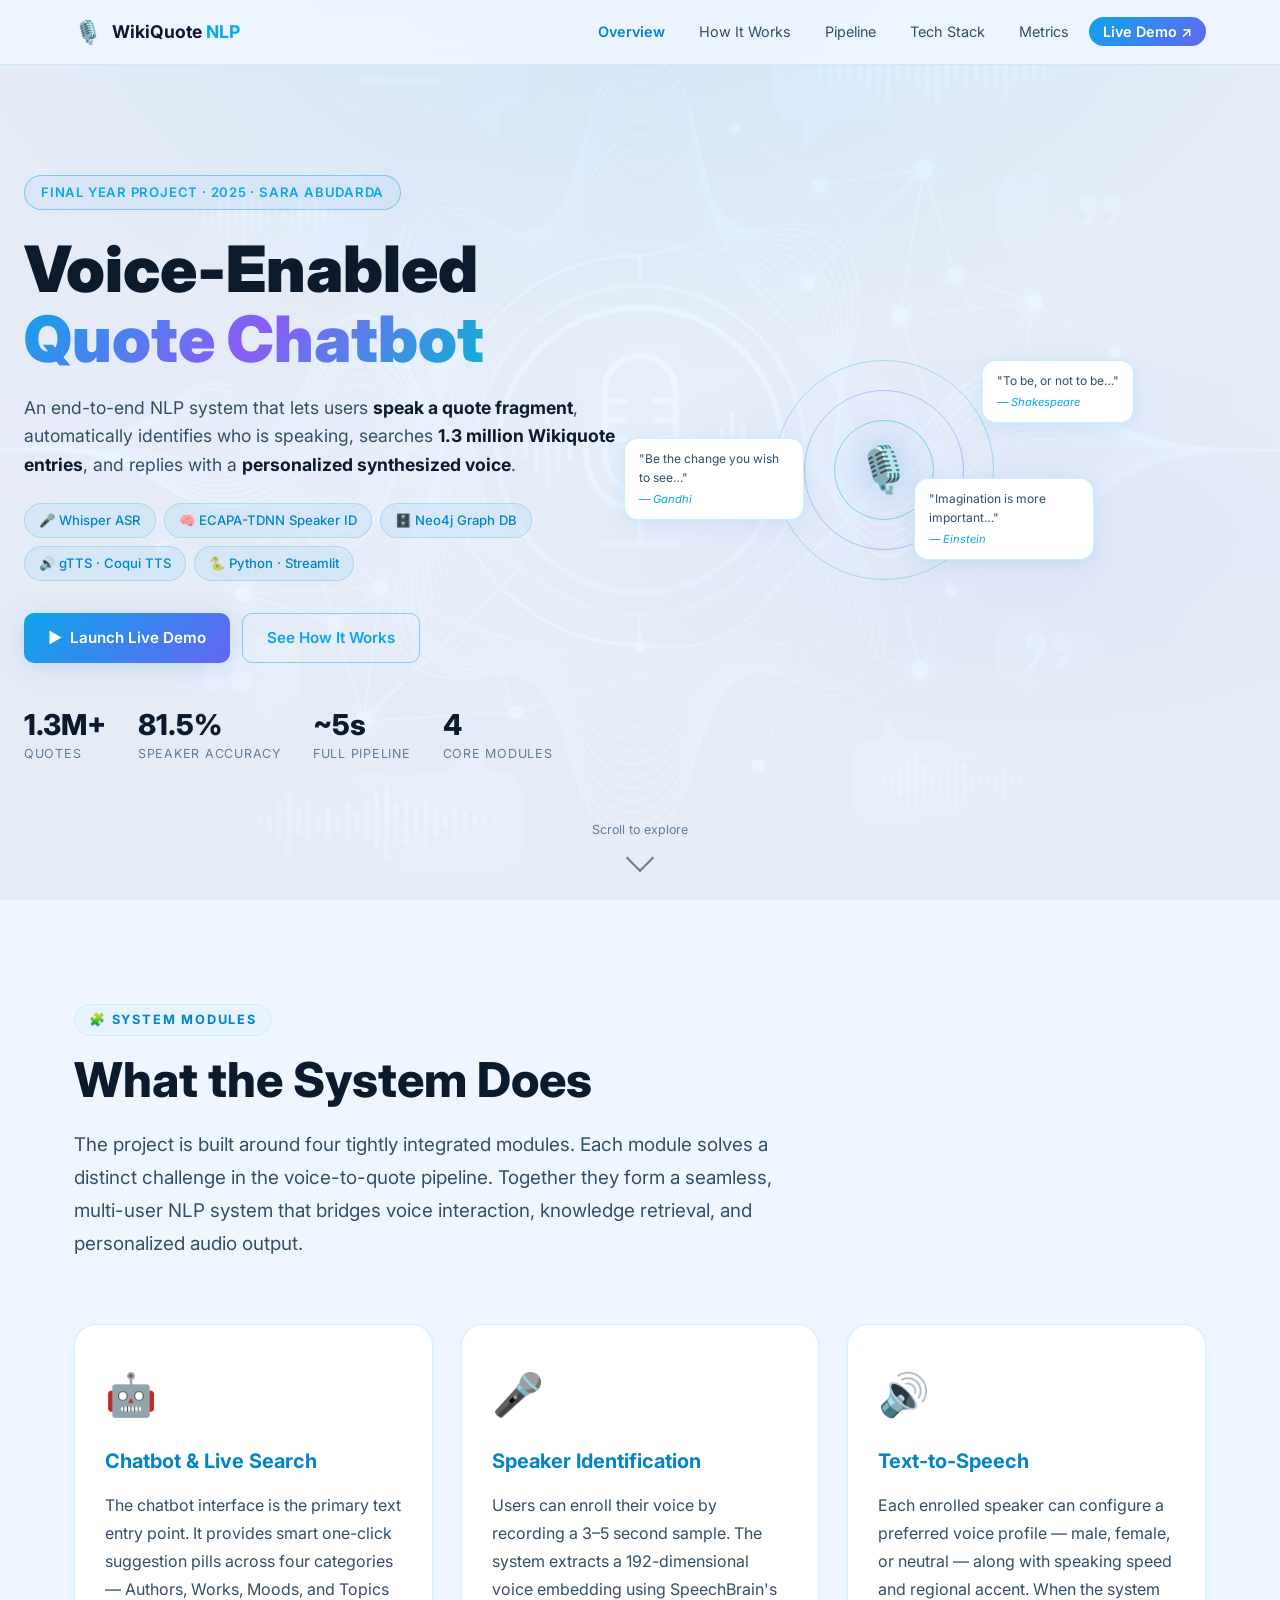
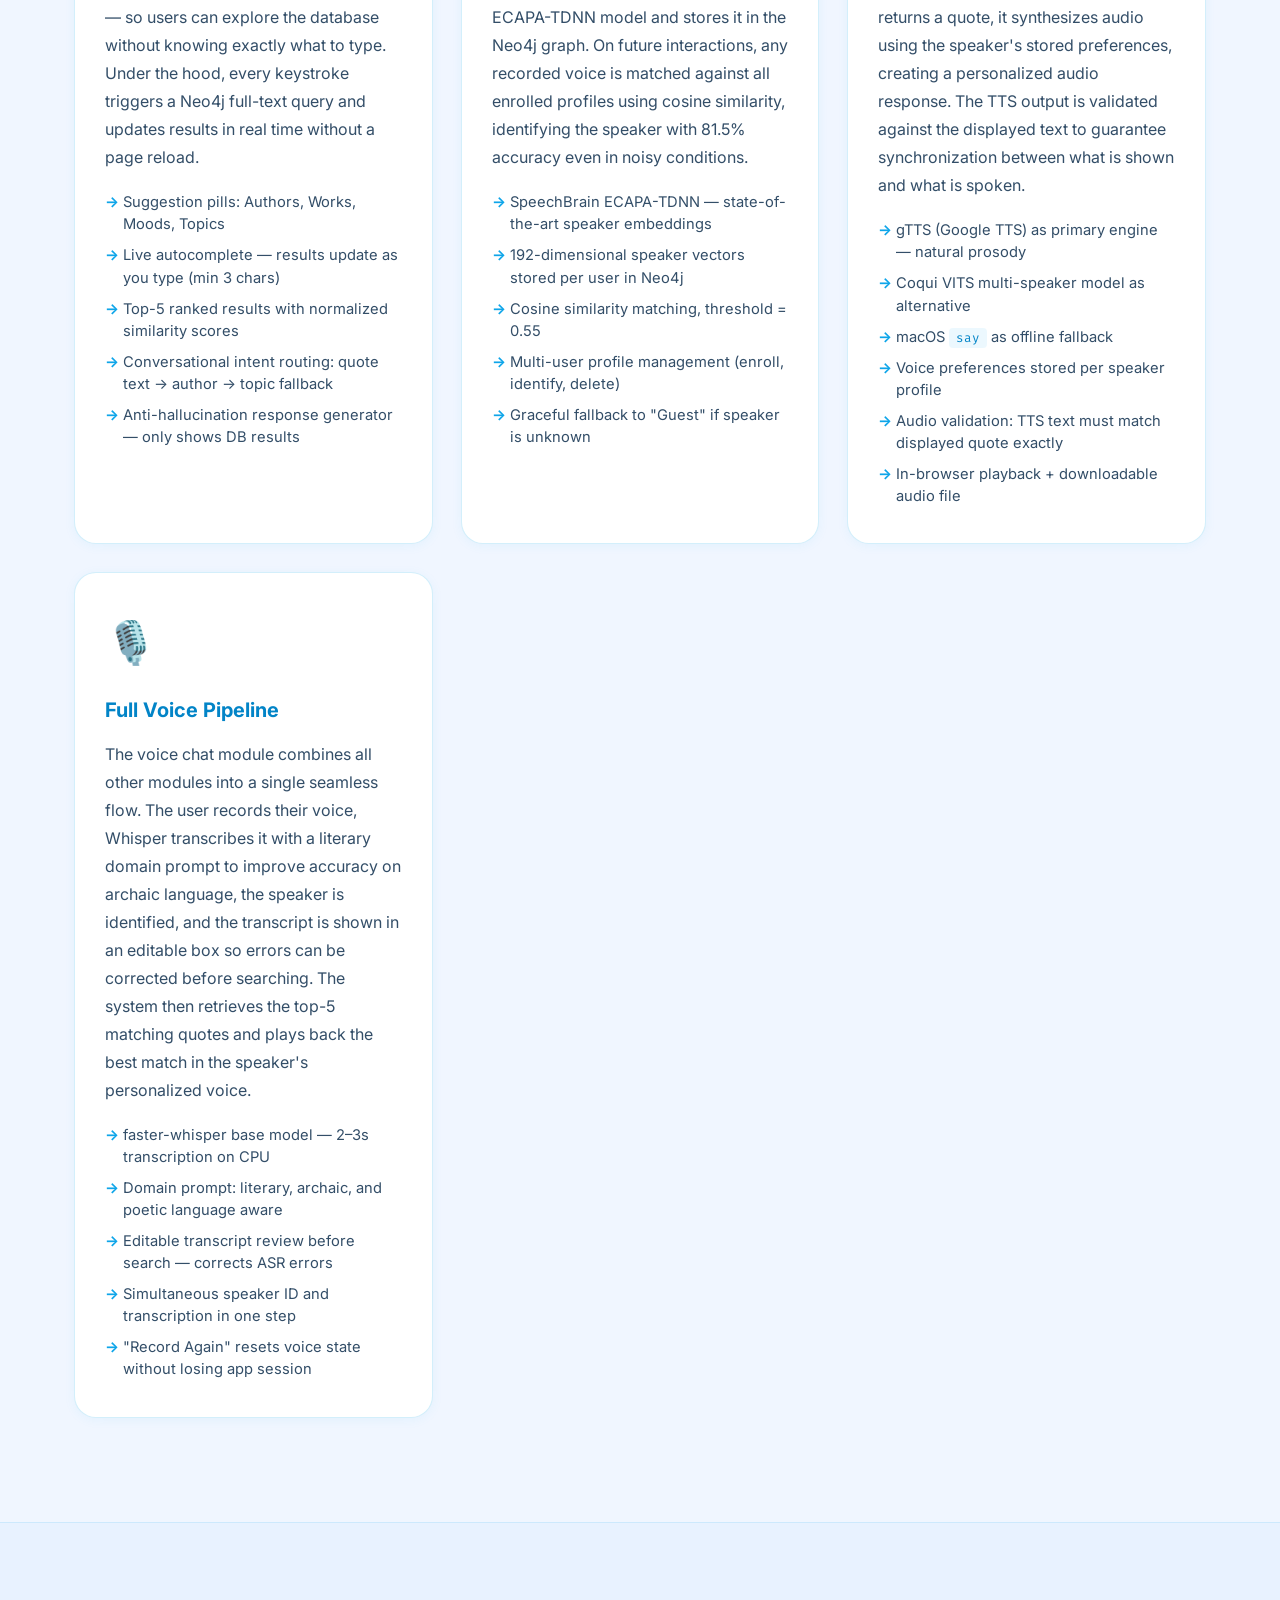
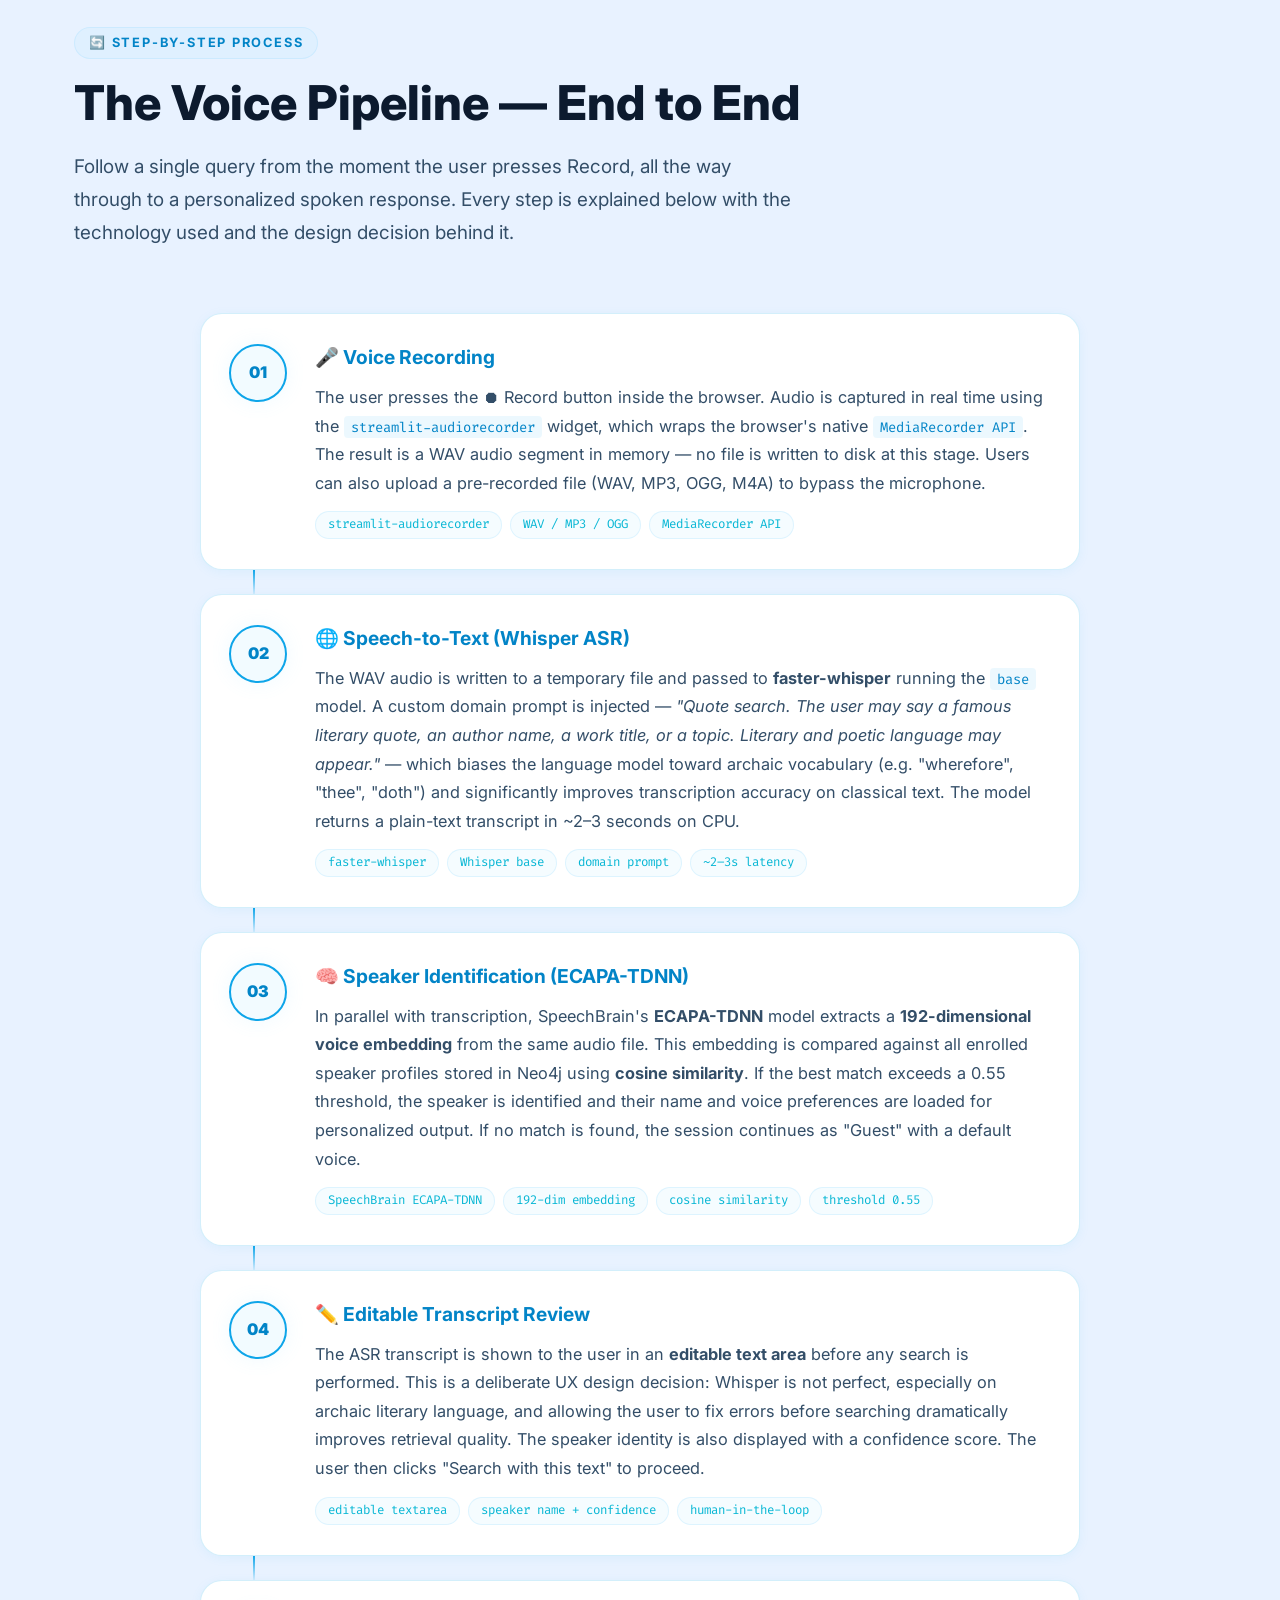
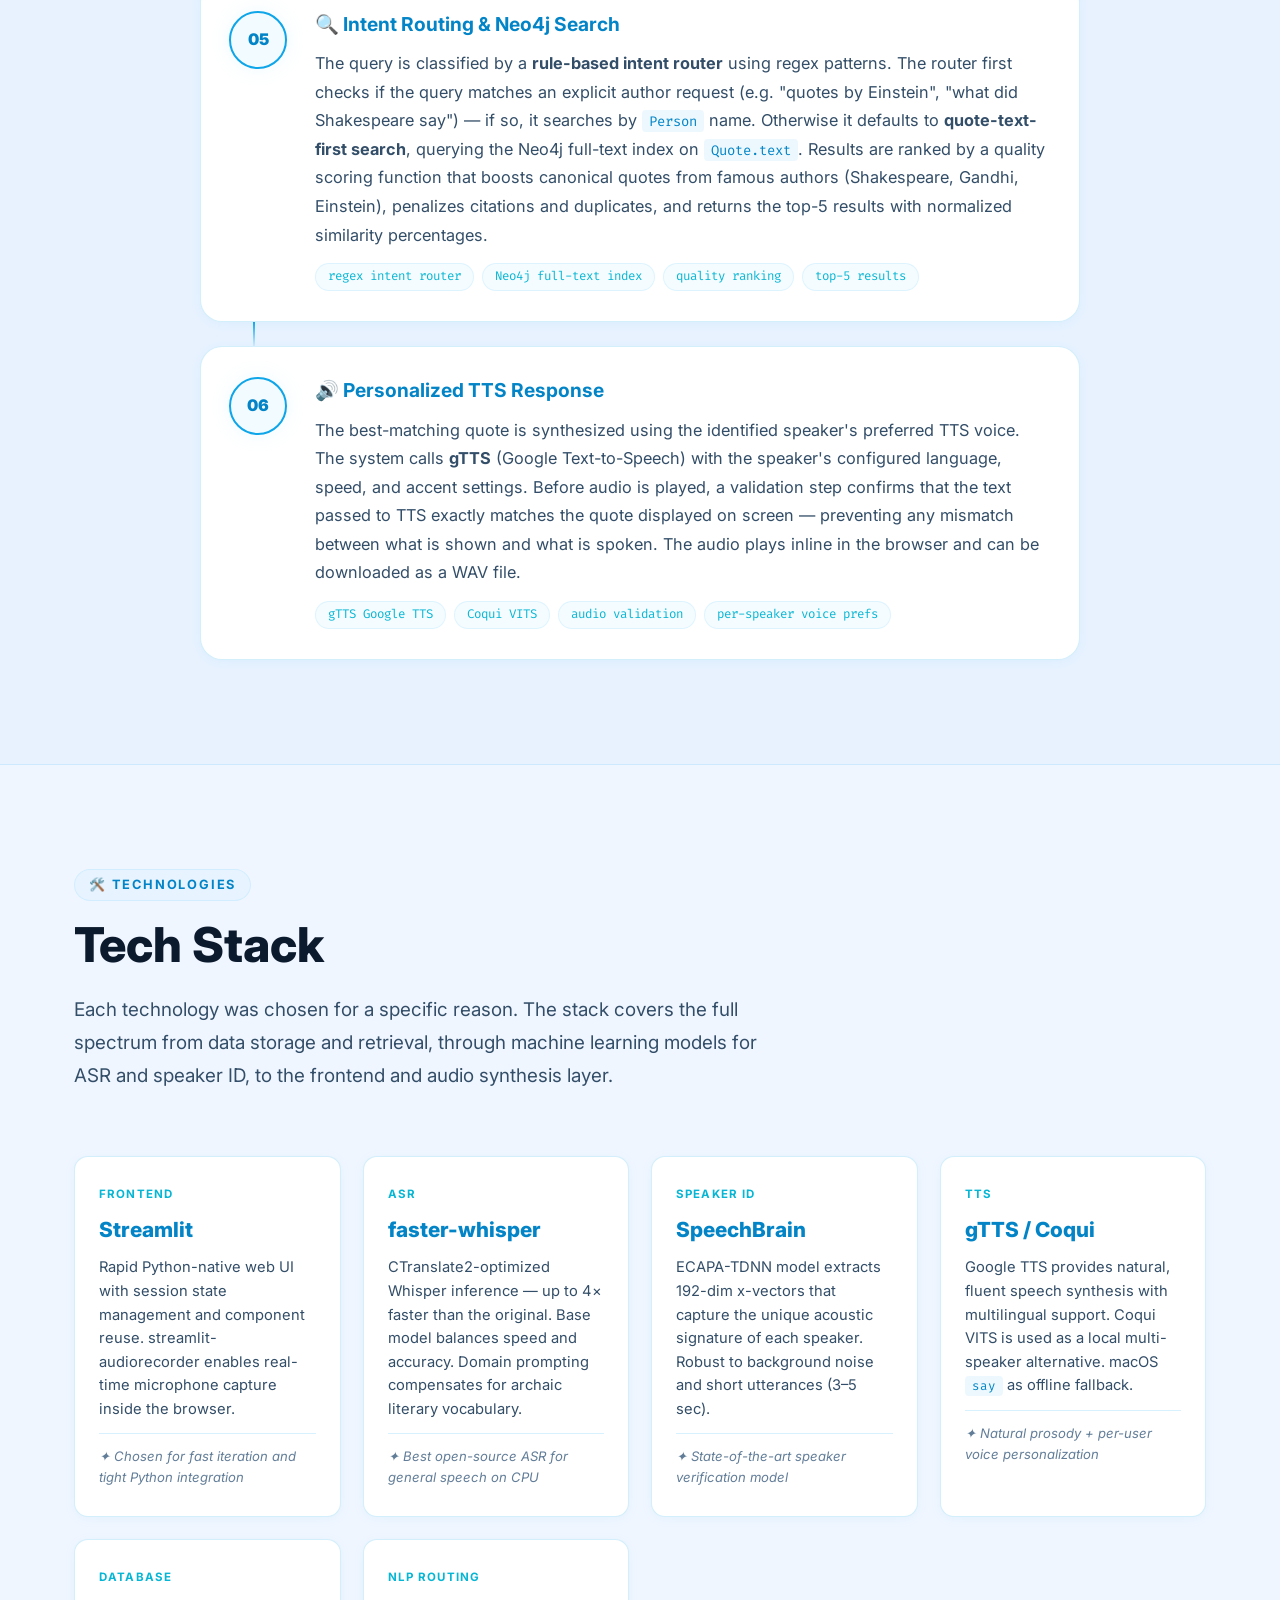
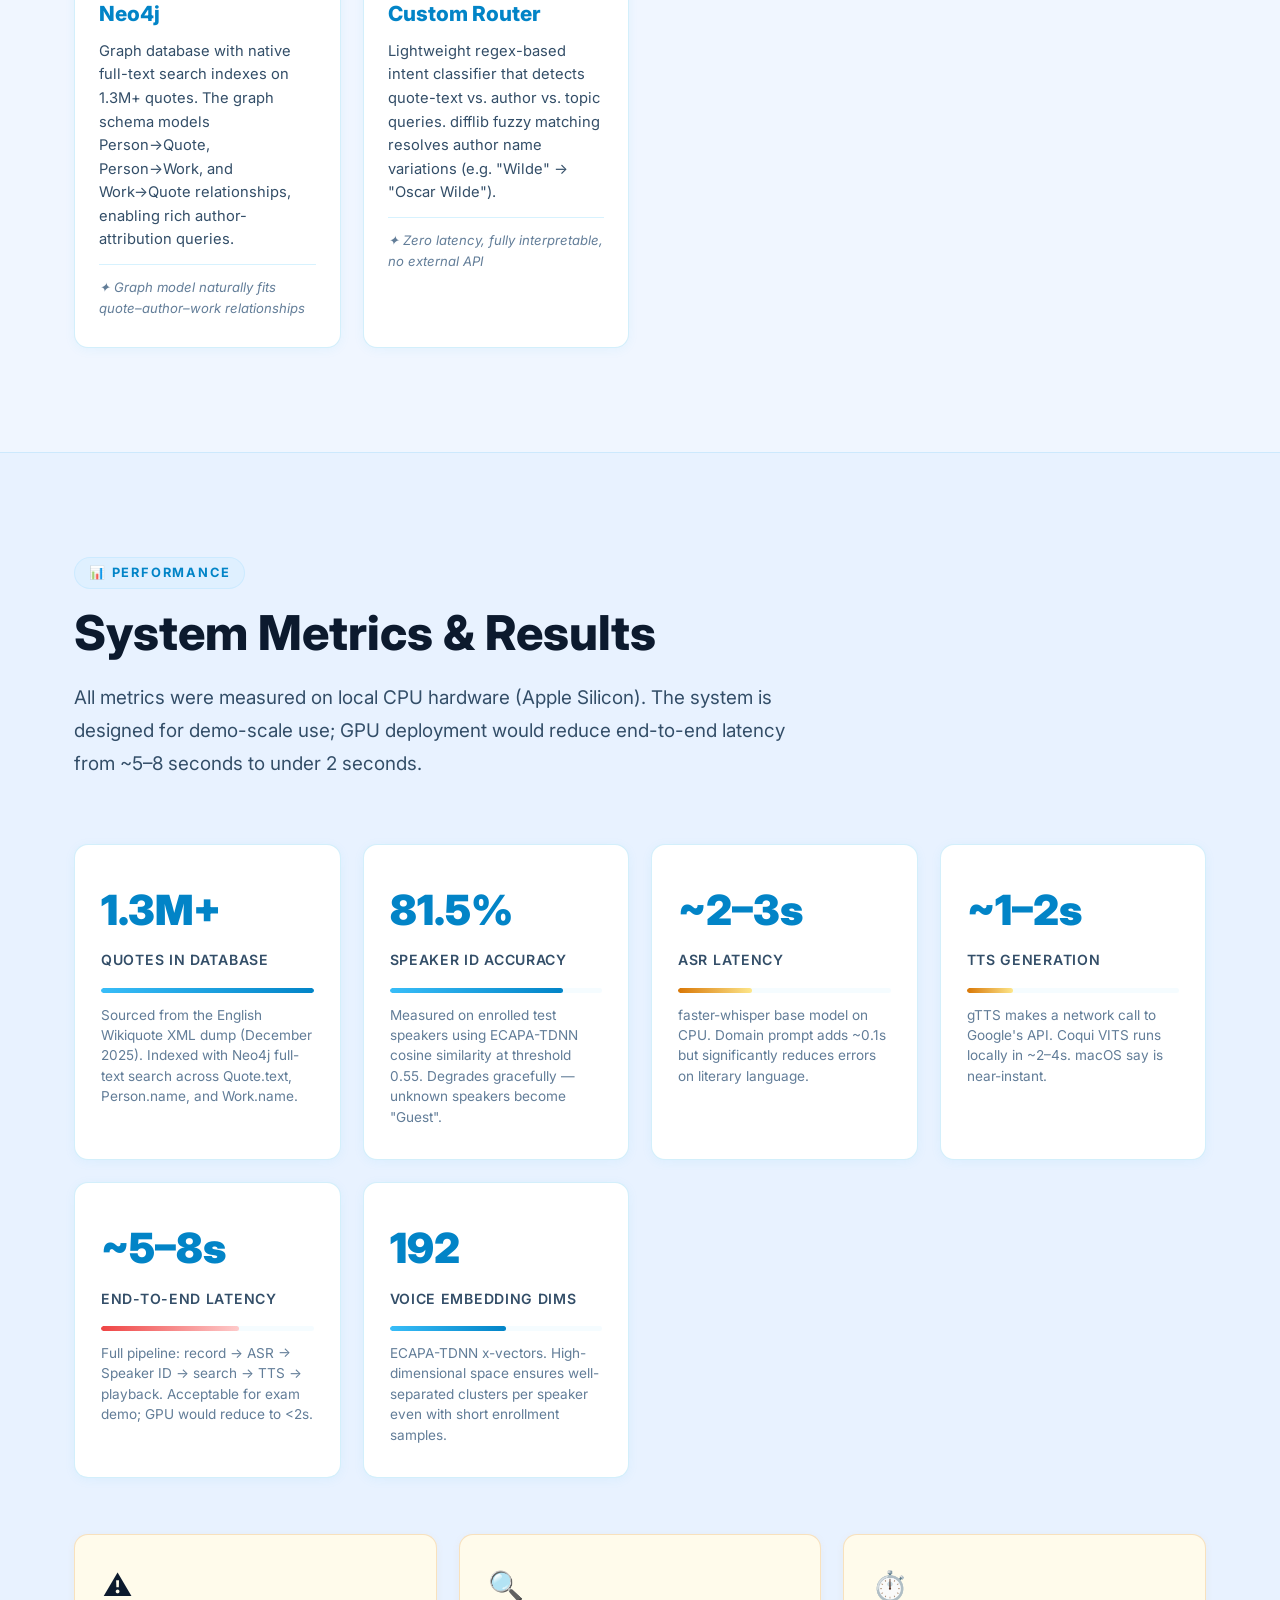
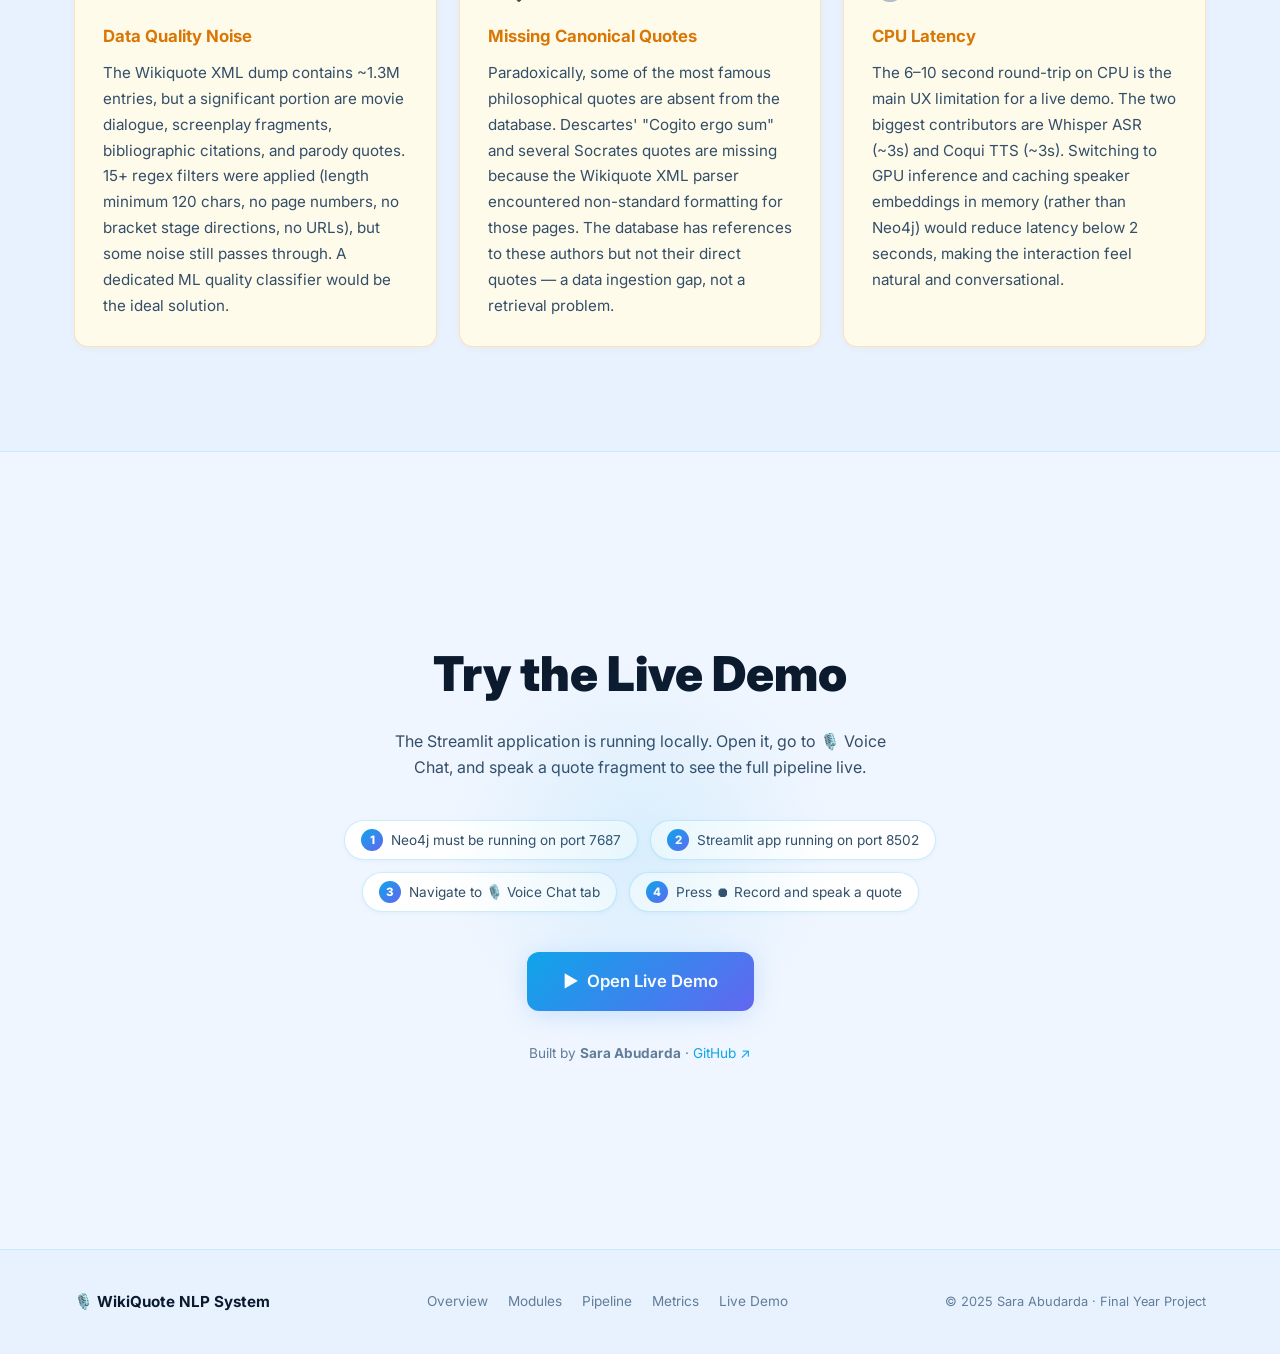
<file: docs/index.html>
<!DOCTYPE html>
<html lang="en">
<head>
  <meta charset="UTF-8"/>
  <meta name="viewport" content="width=device-width, initial-scale=1.0"/>
  <title>WikiQuote Voice Chatbot — Project Presentation</title>
  <meta name="description" content="Voice-enabled quote retrieval chatbot powered by Neo4j, Whisper, SpeechBrain and gTTS — by Sara Abudarda."/>
  <link rel="preconnect" href="https://fonts.googleapis.com"/>
  <link rel="preconnect" href="https://fonts.gstatic.com" crossorigin/>
  <link href="https://fonts.googleapis.com/css2?family=Inter:wght@300;400;500;600;700;800;900&family=Fira+Code:wght@400;500&display=swap" rel="stylesheet"/>
  <link rel="stylesheet" href="style.css"/>
</head>
<body>

<!-- NAV -->
<nav id="main-nav">
  <div class="nav-inner">
    <div class="nav-logo"><span class="logo-icon">🎙️</span><span class="logo-text">WikiQuote<span class="accent"> NLP</span></span></div>
    <ul class="nav-links" id="nav-links">
      <li><a href="#overview">Overview</a></li>
      <li><a href="#how-it-works">How It Works</a></li>
      <li><a href="#pipeline">Pipeline</a></li>
      <li><a href="#tech-stack">Tech Stack</a></li>
      <li><a href="#metrics">Metrics</a></li>
      <li><a href="#demo" class="nav-cta">Live Demo ↗</a></li>
    </ul>
    <button class="hamburger" id="hamburger" aria-label="Menu"><span></span><span></span><span></span></button>
  </div>
</nav>

<!-- HERO -->
<header class="hero" id="overview">
  <div class="hero-bg-overlay"></div>
  <div class="hero-particles" id="particles"></div>
  <div class="hero-content">
    <div class="hero-badge">Final Year Project · 2025 · Sara Abudarda</div>
    <h1 class="hero-title">Voice-Enabled<br/><span class="gradient-text">Quote Chatbot</span></h1>
    <p class="hero-sub">
      An end-to-end NLP system that lets users <strong>speak a quote fragment</strong>, automatically identifies who is speaking,
      searches <strong>1.3 million Wikiquote entries</strong>, and replies with a <strong>personalized synthesized voice</strong>.
    </p>
    <div class="hero-chips">
      <span class="chip">🎤 Whisper ASR</span>
      <span class="chip">🧠 ECAPA-TDNN Speaker ID</span>
      <span class="chip">🗄️ Neo4j Graph DB</span>
      <span class="chip">🔊 gTTS · Coqui TTS</span>
      <span class="chip">🐍 Python · Streamlit</span>
    </div>
    <div class="hero-actions">
      <a href="http://localhost:8502" target="_blank" id="demo-btn" class="btn btn-primary"><span>▶</span> Launch Live Demo</a>
      <a href="#how-it-works" class="btn btn-outline">See How It Works</a>
    </div>
    <div class="hero-stats">
      <div class="hero-stat"><span class="hs-val">1.3M+</span><span class="hs-lbl">Quotes</span></div>
      <div class="hero-stat"><span class="hs-val">81.5%</span><span class="hs-lbl">Speaker Accuracy</span></div>
      <div class="hero-stat"><span class="hs-val">~5s</span><span class="hs-lbl">Full Pipeline</span></div>
      <div class="hero-stat"><span class="hs-val">4</span><span class="hs-lbl">Core Modules</span></div>
    </div>
  </div>
  <div class="hero-visual">
    <div class="waveform-ring">
      <div class="ring r1"></div><div class="ring r2"></div><div class="ring r3"></div>
      <div class="mic-icon">🎙️</div>
    </div>
    <div class="floating-quote fq1">"To be, or not to be…"<span class="fq-author">— Shakespeare</span></div>
    <div class="floating-quote fq2">"Imagination is more important…"<span class="fq-author">— Einstein</span></div>
    <div class="floating-quote fq3">"Be the change you wish to see…"<span class="fq-author">— Gandhi</span></div>
  </div>
  <div class="scroll-hint"><span>Scroll to explore</span><div class="scroll-arrow"></div></div>
</header>

<!-- HOW IT WORKS — 4 modules -->
<section class="section" id="how-it-works">
  <div class="container">
    <div class="section-label">🧩 System Modules</div>
    <h2 class="section-title">What the System Does</h2>
    <p class="section-sub">
      The project is built around four tightly integrated modules. Each module solves a distinct challenge in the voice-to-quote pipeline.
      Together they form a seamless, multi-user NLP system that bridges voice interaction, knowledge retrieval, and personalized audio output.
    </p>

    <div class="features-grid">

      <div class="feature-card" data-delay="0">
        <div class="fc-icon">🤖</div>
        <h3>Chatbot &amp; Live Search</h3>
        <p>The chatbot interface is the primary text entry point. It provides smart one-click suggestion pills across four categories — Authors, Works, Moods, and Topics — so users can explore the database without knowing exactly what to type. Under the hood, every keystroke triggers a Neo4j full-text query and updates results in real time without a page reload.</p>
        <ul class="fc-list">
          <li>Suggestion pills: Authors, Works, Moods, Topics</li>
          <li>Live autocomplete — results update as you type (min 3 chars)</li>
          <li>Top-5 ranked results with normalized similarity scores</li>
          <li>Conversational intent routing: quote text → author → topic fallback</li>
          <li>Anti-hallucination response generator — only shows DB results</li>
        </ul>
      </div>

      <div class="feature-card" data-delay="100">
        <div class="fc-icon">🎤</div>
        <h3>Speaker Identification</h3>
        <p>Users can enroll their voice by recording a 3–5 second sample. The system extracts a 192-dimensional voice embedding using SpeechBrain's ECAPA-TDNN model and stores it in the Neo4j graph. On future interactions, any recorded voice is matched against all enrolled profiles using cosine similarity, identifying the speaker with 81.5% accuracy even in noisy conditions.</p>
        <ul class="fc-list">
          <li>SpeechBrain ECAPA-TDNN — state-of-the-art speaker embeddings</li>
          <li>192-dimensional speaker vectors stored per user in Neo4j</li>
          <li>Cosine similarity matching, threshold = 0.55</li>
          <li>Multi-user profile management (enroll, identify, delete)</li>
          <li>Graceful fallback to "Guest" if speaker is unknown</li>
        </ul>
      </div>

      <div class="feature-card" data-delay="200">
        <div class="fc-icon">🔊</div>
        <h3>Text-to-Speech</h3>
        <p>Each enrolled speaker can configure a preferred voice profile — male, female, or neutral — along with speaking speed and regional accent. When the system returns a quote, it synthesizes audio using the speaker's stored preferences, creating a personalized audio response. The TTS output is validated against the displayed text to guarantee synchronization between what is shown and what is spoken.</p>
        <ul class="fc-list">
          <li>gTTS (Google TTS) as primary engine — natural prosody</li>
          <li>Coqui VITS multi-speaker model as alternative</li>
          <li>macOS <code>say</code> as offline fallback</li>
          <li>Voice preferences stored per speaker profile</li>
          <li>Audio validation: TTS text must match displayed quote exactly</li>
          <li>In-browser playback + downloadable audio file</li>
        </ul>
      </div>

      <div class="feature-card" data-delay="300">
        <div class="fc-icon">🎙️</div>
        <h3>Full Voice Pipeline</h3>
        <p>The voice chat module combines all other modules into a single seamless flow. The user records their voice, Whisper transcribes it with a literary domain prompt to improve accuracy on archaic language, the speaker is identified, and the transcript is shown in an editable box so errors can be corrected before searching. The system then retrieves the top-5 matching quotes and plays back the best match in the speaker's personalized voice.</p>
        <ul class="fc-list">
          <li>faster-whisper base model — 2–3s transcription on CPU</li>
          <li>Domain prompt: literary, archaic, and poetic language aware</li>
          <li>Editable transcript review before search — corrects ASR errors</li>
          <li>Simultaneous speaker ID and transcription in one step</li>
          <li>"Record Again" resets voice state without losing app session</li>
        </ul>
      </div>

    </div>
  </div>
</section>

<!-- PIPELINE — step by step process -->
<section class="section section-dark" id="pipeline">
  <div class="container">
    <div class="section-label">🔄 Step-by-Step Process</div>
    <h2 class="section-title">The Voice Pipeline — End to End</h2>
    <p class="section-sub">
      Follow a single query from the moment the user presses Record, all the way through to a personalized spoken response.
      Every step is explained below with the technology used and the design decision behind it.
    </p>

    <div class="pipeline-steps">

      <div class="pip-step" data-delay="0">
        <div class="pip-num">01</div>
        <div class="pip-content">
          <h3>🎤 Voice Recording</h3>
          <p>The user presses the ⏺ Record button inside the browser. Audio is captured in real time using the <code>streamlit-audiorecorder</code> widget, which wraps the browser's native <code>MediaRecorder API</code>. The result is a WAV audio segment in memory — no file is written to disk at this stage. Users can also upload a pre-recorded file (WAV, MP3, OGG, M4A) to bypass the microphone.</p>
          <div class="pip-tech">
            <span class="pip-tech-tag">streamlit-audiorecorder</span>
            <span class="pip-tech-tag">WAV / MP3 / OGG</span>
            <span class="pip-tech-tag">MediaRecorder API</span>
          </div>
        </div>
      </div>
      <div class="pip-connector"></div>

      <div class="pip-step" data-delay="80">
        <div class="pip-num">02</div>
        <div class="pip-content">
          <h3>🌐 Speech-to-Text (Whisper ASR)</h3>
          <p>The WAV audio is written to a temporary file and passed to <strong>faster-whisper</strong> running the <code>base</code> model. A custom domain prompt is injected — <em>"Quote search. The user may say a famous literary quote, an author name, a work title, or a topic. Literary and poetic language may appear."</em> — which biases the language model toward archaic vocabulary (e.g. "wherefore", "thee", "doth") and significantly improves transcription accuracy on classical text. The model returns a plain-text transcript in ~2–3 seconds on CPU.</p>
          <div class="pip-tech">
            <span class="pip-tech-tag">faster-whisper</span>
            <span class="pip-tech-tag">Whisper base</span>
            <span class="pip-tech-tag">domain prompt</span>
            <span class="pip-tech-tag">~2–3s latency</span>
          </div>
        </div>
      </div>
      <div class="pip-connector"></div>

      <div class="pip-step" data-delay="160">
        <div class="pip-num">03</div>
        <div class="pip-content">
          <h3>🧠 Speaker Identification (ECAPA-TDNN)</h3>
          <p>In parallel with transcription, SpeechBrain's <strong>ECAPA-TDNN</strong> model extracts a <strong>192-dimensional voice embedding</strong> from the same audio file. This embedding is compared against all enrolled speaker profiles stored in Neo4j using <strong>cosine similarity</strong>. If the best match exceeds a 0.55 threshold, the speaker is identified and their name and voice preferences are loaded for personalized output. If no match is found, the session continues as "Guest" with a default voice.</p>
          <div class="pip-tech">
            <span class="pip-tech-tag">SpeechBrain ECAPA-TDNN</span>
            <span class="pip-tech-tag">192-dim embedding</span>
            <span class="pip-tech-tag">cosine similarity</span>
            <span class="pip-tech-tag">threshold 0.55</span>
          </div>
        </div>
      </div>
      <div class="pip-connector"></div>

      <div class="pip-step" data-delay="240">
        <div class="pip-num">04</div>
        <div class="pip-content">
          <h3>✏️ Editable Transcript Review</h3>
          <p>The ASR transcript is shown to the user in an <strong>editable text area</strong> before any search is performed. This is a deliberate UX design decision: Whisper is not perfect, especially on archaic literary language, and allowing the user to fix errors before searching dramatically improves retrieval quality. The speaker identity is also displayed with a confidence score. The user then clicks "Search with this text" to proceed.</p>
          <div class="pip-tech">
            <span class="pip-tech-tag">editable textarea</span>
            <span class="pip-tech-tag">speaker name + confidence</span>
            <span class="pip-tech-tag">human-in-the-loop</span>
          </div>
        </div>
      </div>
      <div class="pip-connector"></div>

      <div class="pip-step" data-delay="320">
        <div class="pip-num">05</div>
        <div class="pip-content">
          <h3>🔍 Intent Routing &amp; Neo4j Search</h3>
          <p>The query is classified by a <strong>rule-based intent router</strong> using regex patterns. The router first checks if the query matches an explicit author request (e.g. "quotes by Einstein", "what did Shakespeare say") — if so, it searches by <code>Person</code> name. Otherwise it defaults to <strong>quote-text-first search</strong>, querying the Neo4j full-text index on <code>Quote.text</code>. Results are ranked by a quality scoring function that boosts canonical quotes from famous authors (Shakespeare, Gandhi, Einstein), penalizes citations and duplicates, and returns the top-5 results with normalized similarity percentages.</p>
          <div class="pip-tech">
            <span class="pip-tech-tag">regex intent router</span>
            <span class="pip-tech-tag">Neo4j full-text index</span>
            <span class="pip-tech-tag">quality ranking</span>
            <span class="pip-tech-tag">top-5 results</span>
          </div>
        </div>
      </div>
      <div class="pip-connector"></div>

      <div class="pip-step" data-delay="400">
        <div class="pip-num">06</div>
        <div class="pip-content">
          <h3>🔊 Personalized TTS Response</h3>
          <p>The best-matching quote is synthesized using the identified speaker's preferred TTS voice. The system calls <strong>gTTS</strong> (Google Text-to-Speech) with the speaker's configured language, speed, and accent settings. Before audio is played, a validation step confirms that the text passed to TTS exactly matches the quote displayed on screen — preventing any mismatch between what is shown and what is spoken. The audio plays inline in the browser and can be downloaded as a WAV file.</p>
          <div class="pip-tech">
            <span class="pip-tech-tag">gTTS Google TTS</span>
            <span class="pip-tech-tag">Coqui VITS</span>
            <span class="pip-tech-tag">audio validation</span>
            <span class="pip-tech-tag">per-speaker voice prefs</span>
          </div>
        </div>
      </div>

    </div>
  </div>
</section>

<!-- TECH STACK -->
<section class="section" id="tech-stack">
  <div class="container">
    <div class="section-label">🛠️ Technologies</div>
    <h2 class="section-title">Tech Stack</h2>
    <p class="section-sub">
      Each technology was chosen for a specific reason. The stack covers the full spectrum from data storage and retrieval,
      through machine learning models for ASR and speaker ID, to the frontend and audio synthesis layer.
    </p>

    <div class="stack-grid">
      <div class="stack-card" data-delay="0">
        <div class="stack-layer">Frontend</div>
        <div class="stack-tech">Streamlit</div>
        <div class="stack-detail">Rapid Python-native web UI with session state management and component reuse. streamlit-audiorecorder enables real-time microphone capture inside the browser.</div>
        <div class="stack-why">✦ Chosen for fast iteration and tight Python integration</div>
      </div>
      <div class="stack-card" data-delay="60">
        <div class="stack-layer">ASR</div>
        <div class="stack-tech">faster-whisper</div>
        <div class="stack-detail">CTranslate2-optimized Whisper inference — up to 4× faster than the original. Base model balances speed and accuracy. Domain prompting compensates for archaic literary vocabulary.</div>
        <div class="stack-why">✦ Best open-source ASR for general speech on CPU</div>
      </div>
      <div class="stack-card" data-delay="120">
        <div class="stack-layer">Speaker ID</div>
        <div class="stack-tech">SpeechBrain</div>
        <div class="stack-detail">ECAPA-TDNN model extracts 192-dim x-vectors that capture the unique acoustic signature of each speaker. Robust to background noise and short utterances (3–5 sec).</div>
        <div class="stack-why">✦ State-of-the-art speaker verification model</div>
      </div>
      <div class="stack-card" data-delay="180">
        <div class="stack-layer">TTS</div>
        <div class="stack-tech">gTTS / Coqui</div>
        <div class="stack-detail">Google TTS provides natural, fluent speech synthesis with multilingual support. Coqui VITS is used as a local multi-speaker alternative. macOS <code>say</code> as offline fallback.</div>
        <div class="stack-why">✦ Natural prosody + per-user voice personalization</div>
      </div>
      <div class="stack-card" data-delay="240">
        <div class="stack-layer">Database</div>
        <div class="stack-tech">Neo4j</div>
        <div class="stack-detail">Graph database with native full-text search indexes on 1.3M+ quotes. The graph schema models Person→Quote, Person→Work, and Work→Quote relationships, enabling rich author-attribution queries.</div>
        <div class="stack-why">✦ Graph model naturally fits quote–author–work relationships</div>
      </div>
      <div class="stack-card" data-delay="300">
        <div class="stack-layer">NLP Routing</div>
        <div class="stack-tech">Custom Router</div>
        <div class="stack-detail">Lightweight regex-based intent classifier that detects quote-text vs. author vs. topic queries. difflib fuzzy matching resolves author name variations (e.g. "Wilde" → "Oscar Wilde").</div>
        <div class="stack-why">✦ Zero latency, fully interpretable, no external API</div>
      </div>
    </div>
  </div>
</section>

<!-- METRICS -->
<section class="section section-dark" id="metrics">
  <div class="container">
    <div class="section-label">📊 Performance</div>
    <h2 class="section-title">System Metrics &amp; Results</h2>
    <p class="section-sub">
      All metrics were measured on local CPU hardware (Apple Silicon). The system is designed for demo-scale use;
      GPU deployment would reduce end-to-end latency from ~5–8 seconds to under 2 seconds.
    </p>

    <div class="metrics-grid">
      <div class="metric-card" data-delay="0">
        <div class="mc-value">1.3M+</div>
        <div class="mc-label">Quotes in Database</div>
        <div class="mc-bar"><div class="mc-fill" style="--fill:100%"></div></div>
        <div class="mc-note">Sourced from the English Wikiquote XML dump (December 2025). Indexed with Neo4j full-text search across Quote.text, Person.name, and Work.name.</div>
      </div>
      <div class="metric-card" data-delay="80">
        <div class="mc-value">81.5%</div>
        <div class="mc-label">Speaker ID Accuracy</div>
        <div class="mc-bar"><div class="mc-fill" style="--fill:81.5%"></div></div>
        <div class="mc-note">Measured on enrolled test speakers using ECAPA-TDNN cosine similarity at threshold 0.55. Degrades gracefully — unknown speakers become "Guest".</div>
      </div>
      <div class="metric-card" data-delay="160">
        <div class="mc-value">~2–3s</div>
        <div class="mc-label">ASR Latency</div>
        <div class="mc-bar"><div class="mc-fill amber" style="--fill:35%"></div></div>
        <div class="mc-note">faster-whisper base model on CPU. Domain prompt adds ~0.1s but significantly reduces errors on literary language.</div>
      </div>
      <div class="metric-card" data-delay="240">
        <div class="mc-value">~1–2s</div>
        <div class="mc-label">TTS Generation</div>
        <div class="mc-bar"><div class="mc-fill amber" style="--fill:22%"></div></div>
        <div class="mc-note">gTTS makes a network call to Google's API. Coqui VITS runs locally in ~2–4s. macOS say is near-instant.</div>
      </div>
      <div class="metric-card" data-delay="320">
        <div class="mc-value">~5–8s</div>
        <div class="mc-label">End-to-End Latency</div>
        <div class="mc-bar"><div class="mc-fill coral" style="--fill:65%"></div></div>
        <div class="mc-note">Full pipeline: record → ASR → Speaker ID → search → TTS → playback. Acceptable for exam demo; GPU would reduce to &lt;2s.</div>
      </div>
      <div class="metric-card" data-delay="400">
        <div class="mc-value">192</div>
        <div class="mc-label">Voice Embedding Dims</div>
        <div class="mc-bar"><div class="mc-fill" style="--fill:55%"></div></div>
        <div class="mc-note">ECAPA-TDNN x-vectors. High-dimensional space ensures well-separated clusters per speaker even with short enrollment samples.</div>
      </div>
    </div>

    <div class="challenges-row">
      <div class="challenge-card">
        <div class="cc-icon">⚠️</div>
        <h4>Data Quality Noise</h4>
        <p>The Wikiquote XML dump contains ~1.3M entries, but a significant portion are movie dialogue, screenplay fragments, bibliographic citations, and parody quotes. 15+ regex filters were applied (length minimum 120 chars, no page numbers, no bracket stage directions, no URLs), but some noise still passes through. A dedicated ML quality classifier would be the ideal solution.</p>
      </div>
      <div class="challenge-card">
        <div class="cc-icon">🔍</div>
        <h4>Missing Canonical Quotes</h4>
        <p>Paradoxically, some of the most famous philosophical quotes are absent from the database. Descartes' "Cogito ergo sum" and several Socrates quotes are missing because the Wikiquote XML parser encountered non-standard formatting for those pages. The database has references to these authors but not their direct quotes — a data ingestion gap, not a retrieval problem.</p>
      </div>
      <div class="challenge-card">
        <div class="cc-icon">⏱️</div>
        <h4>CPU Latency</h4>
        <p>The 6–10 second round-trip on CPU is the main UX limitation for a live demo. The two biggest contributors are Whisper ASR (~3s) and Coqui TTS (~3s). Switching to GPU inference and caching speaker embeddings in memory (rather than Neo4j) would reduce latency below 2 seconds, making the interaction feel natural and conversational.</p>
      </div>
    </div>
  </div>
</section>

<!-- CTA -->
<section class="section cta-section" id="demo">
  <div class="container cta-container">
    <div class="cta-glow"></div>
    <h2 class="cta-title">Try the Live Demo</h2>
    <p class="cta-sub">The Streamlit application is running locally. Open it, go to 🎙️ Voice Chat, and speak a quote fragment to see the full pipeline live.</p>
    <div class="cta-steps">
      <div class="cta-step"><span>1</span>Neo4j must be running on port 7687</div>
      <div class="cta-step"><span>2</span>Streamlit app running on port 8502</div>
      <div class="cta-step"><span>3</span>Navigate to 🎙️ Voice Chat tab</div>
      <div class="cta-step"><span>4</span>Press ⏺ Record and speak a quote</div>
    </div>
    <a href="http://localhost:8502" target="_blank" class="btn btn-primary btn-lg" id="cta-demo-btn"><span>▶</span> Open Live Demo</a>
    <p class="cta-credit">Built by <strong>Sara Abudarda</strong> · <a href="https://github.com/saraabudarda/ChatBot_VoiceIdentifier_TTS_Wikiquote" target="_blank">GitHub ↗</a></p>
  </div>
</section>

<!-- FOOTER -->
<footer class="site-footer">
  <div class="container footer-inner">
    <div class="footer-logo">🎙️ WikiQuote NLP System</div>
    <div class="footer-links">
      <a href="#overview">Overview</a>
      <a href="#how-it-works">Modules</a>
      <a href="#pipeline">Pipeline</a>
      <a href="#metrics">Metrics</a>
      <a href="http://localhost:8502" target="_blank">Live Demo</a>
    </div>
    <div class="footer-copy">© 2025 Sara Abudarda · Final Year Project</div>
  </div>
</footer>

<script src="app.js"></script>
</body>
</html>
</file>
<file: docs/style.css>
/* ─────────────────────────────────────────────
   DESIGN SYSTEM — Light Theme
───────────────────────────────────────────── */
:root {
  --bg-dark:    #f0f6ff;
  --bg-card:    #ffffff;
  --bg-card2:   #e8f2ff;
  --bg-glass:   rgba(56,189,248,0.06);
  --border:     rgba(56,189,248,0.2);
  --border-hi:  rgba(14,165,233,0.45);

  /* Sky-blue accent palette */
  --blue:       #0ea5e9;   /* sky-500 */
  --blue-hi:    #0284c7;   /* sky-600 */
  --blue-lo:    #38bdf8;   /* sky-400 */
  --indigo:     #6366f1;
  --violet:     #8b5cf6;
  --cyan:       #06b6d4;
  --teal:       #14b8a6;
  --amber:      #d97706;
  --coral:      #ef4444;
  --green:      #10b981;

  --text-1:     #0c1a2e;
  --text-2:     #334e68;
  --text-3:     #627d98;

  --radius-sm:  8px;
  --radius-md:  14px;
  --radius-lg:  22px;
  --radius-xl:  32px;

  --transition: 0.3s cubic-bezier(0.4,0,0.2,1);
  --shadow-glow: 0 4px 32px rgba(14,165,233,0.15);
}

/* ─── RESET ─────────────────────────────────── */
*, *::before, *::after { box-sizing: border-box; margin: 0; padding: 0; }
html { scroll-behavior: smooth; }
body {
  font-family: 'Inter', sans-serif;
  background: var(--bg-dark);
  color: var(--text-1);
  line-height: 1.6;
  overflow-x: hidden;
}
a { color: inherit; text-decoration: none; }
code {
  font-family: 'Fira Code', monospace;
  background: rgba(14,165,233,0.08);
  padding: 2px 7px;
  border-radius: 4px;
  font-size: 0.85em;
  color: var(--blue-hi);
}

/* ─── UTILITY ────────────────────────────────── */
.container { max-width: 1180px; margin: 0 auto; padding: 0 24px; }
.gradient-text {
  background: linear-gradient(135deg, var(--blue), var(--violet), var(--cyan));
  -webkit-background-clip: text;
  -webkit-text-fill-color: transparent;
  background-clip: text;
}

/* ─── NAV ────────────────────────────────────── */
#main-nav {
  position: fixed;
  top: 0; left: 0; right: 0;
  z-index: 1000;
  background: rgba(240,246,255,0.88);
  backdrop-filter: blur(20px);
  border-bottom: 1px solid var(--border);
  transition: var(--transition);
}
#main-nav.scrolled { background: rgba(240,246,255,0.98); box-shadow: 0 2px 16px rgba(14,165,233,0.08); }
.nav-inner {
  max-width: 1180px;
  margin: 0 auto;
  padding: 0 24px;
  height: 64px;
  display: flex;
  align-items: center;
  justify-content: space-between;
}
.nav-logo { display: flex; align-items: center; gap: 10px; font-weight: 700; font-size: 1.1rem; }
.logo-icon { font-size: 1.4rem; }
.logo-text .accent { color: var(--blue); }
.nav-links {
  display: flex;
  list-style: none;
  gap: 6px;
  align-items: center;
}
.nav-links a {
  padding: 6px 14px;
  border-radius: 20px;
  font-size: 0.9rem;
  color: var(--text-2);
  transition: var(--transition);
}
.nav-links a:hover { color: var(--blue-hi); background: rgba(14,165,233,0.07); }
.nav-links a.active { color: var(--blue-hi); font-weight: 600; }
.nav-cta {
  background: linear-gradient(135deg, var(--blue), var(--indigo)) !important;
  color: #fff !important;
  font-weight: 600;
}
.nav-cta:hover { opacity: 0.9; transform: translateY(-1px); }
.hamburger { display: none; flex-direction: column; gap: 5px; background: none; border: none; cursor: pointer; }
.hamburger span { display: block; width: 22px; height: 2px; background: var(--text-2); border-radius: 2px; }

/* ─── HERO ────────────────────────────────────── */
.hero {
  min-height: 100vh;
  display: flex;
  align-items: center;
  position: relative;
  overflow: hidden;
  padding: 100px 24px 60px;
  background: radial-gradient(ellipse 80% 60% at 50% 0%, rgba(14,165,233,0.10) 0%, transparent 70%),
              radial-gradient(ellipse 60% 40% at 80% 60%, rgba(99,102,241,0.06) 0%, transparent 60%),
              var(--bg-dark);
}
.hero-bg-overlay {
  position: absolute;
  inset: 0;
  background: url('hero_bg.png') center / cover no-repeat;
  opacity: 0.04;
  pointer-events: none;
}
.hero-particles {
  position: absolute;
  inset: 0;
  pointer-events: none;
}
.particle {
  position: absolute;
  width: 3px; height: 3px;
  background: var(--blue);
  border-radius: 50%;
  opacity: 0;
  animation: float-up var(--dur, 8s) ease-in-out infinite;
  animation-delay: var(--delay, 0s);
}
@keyframes float-up {
  0%   { opacity: 0; transform: translateY(0) scale(0.5); }
  20%  { opacity: 0.6; }
  80%  { opacity: 0.3; }
  100% { opacity: 0; transform: translateY(-200px) scale(1.2); }
}

.hero-content {
  flex: 1;
  max-width: 640px;
  position: relative;
  z-index: 2;
}
.hero-badge {
  display: inline-block;
  padding: 6px 16px;
  border-radius: 20px;
  border: 1px solid var(--border-hi);
  background: rgba(96,165,250,0.08);
  color: var(--blue);
  font-size: 0.82rem;
  font-weight: 600;
  letter-spacing: 0.06em;
  text-transform: uppercase;
  margin-bottom: 24px;
  animation: fade-in-up 0.6s ease both;
}
.hero-title {
  font-size: clamp(2.4rem, 6vw, 4rem);
  font-weight: 900;
  line-height: 1.1;
  margin-bottom: 20px;
  animation: fade-in-up 0.6s 0.1s ease both;
}
.hero-sub {
  font-size: 1.1rem;
  color: var(--text-2);
  margin-bottom: 24px;
  animation: fade-in-up 0.6s 0.2s ease both;
}
.hero-sub strong { color: var(--text-1); }
.hero-chips {
  display: flex;
  flex-wrap: wrap;
  gap: 8px;
  margin-bottom: 32px;
  animation: fade-in-up 0.6s 0.3s ease both;
}
.chip {
  padding: 6px 14px;
  background: rgba(14,165,233,0.08);
  border: 1px solid rgba(14,165,233,0.22);
  border-radius: 20px;
  font-size: 0.82rem;
  font-weight: 500;
  color: var(--blue-hi);
}
.hero-actions {
  display: flex;
  gap: 12px;
  flex-wrap: wrap;
  margin-bottom: 48px;
  animation: fade-in-up 0.6s 0.4s ease both;
}

.btn {
  display: inline-flex;
  align-items: center;
  gap: 8px;
  padding: 12px 24px;
  border-radius: 10px;
  font-size: 0.95rem;
  font-weight: 600;
  transition: var(--transition);
  cursor: pointer;
  border: none;
}
.btn-primary {
  background: linear-gradient(135deg, var(--blue), var(--indigo));
  color: #fff;
  box-shadow: 0 4px 24px rgba(96,165,250,0.25);
}
.btn-primary:hover { transform: translateY(-2px); box-shadow: 0 8px 32px rgba(96,165,250,0.4); }
.btn-outline {
  background: transparent;
  border: 1px solid var(--border-hi);
  color: var(--blue);
}
.btn-outline:hover { background: rgba(96,165,250,0.08); transform: translateY(-2px); }
.btn-lg { padding: 16px 36px; font-size: 1.05rem; border-radius: 12px; }
.btn-icon { font-size: 0.85em; }

.hero-stats {
  display: flex;
  gap: 32px;
  flex-wrap: wrap;
  animation: fade-in-up 0.6s 0.5s ease both;
}
.hero-stat { text-align: left; }
.hs-val { display: block; font-size: 1.8rem; font-weight: 800; color: var(--text-1); line-height: 1; }
.hs-lbl { font-size: 0.78rem; color: var(--text-3); text-transform: uppercase; letter-spacing: 0.06em; }

/* Hero visual */
.hero-visual {
  flex: 0 0 auto;
  width: 440px;
  position: relative;
  display: flex;
  align-items: center;
  justify-content: center;
  z-index: 2;
  animation: fade-in-up 0.8s 0.3s ease both;
}
.waveform-ring {
  width: 220px; height: 220px;
  position: relative;
  display: flex;
  align-items: center;
  justify-content: center;
}
.ring {
  position: absolute;
  border-radius: 50%;
  border: 1.5px solid rgba(14,165,233,0.3);
  animation: pulse-ring 3s ease-in-out infinite;
}
.r1 { width: 220px; height: 220px; animation-delay: 0s; }
.r2 { width: 160px; height: 160px; animation-delay: 0.6s; border-color: rgba(99,102,241,0.35); }
.r3 { width: 100px; height: 100px; animation-delay: 1.2s; border-color: rgba(6,182,212,0.45); }
@keyframes pulse-ring {
  0%, 100% { transform: scale(1); opacity: 0.6; }
  50% { transform: scale(1.08); opacity: 1; }
}
.mic-icon { font-size: 2.8rem; position: relative; z-index: 1; filter: drop-shadow(0 0 20px rgba(96,165,250,0.6)); }

.floating-quote {
  position: absolute;
  background: #ffffff;
  border: 1px solid rgba(14,165,233,0.2);
  border-radius: var(--radius-md);
  padding: 10px 14px;
  font-size: 0.75rem;
  color: var(--text-2);
  max-width: 180px;
  box-shadow: 0 4px 20px rgba(14,165,233,0.12);
  animation: float-quote 6s ease-in-out infinite;
}
.fq-author { display: block; font-style: italic; color: var(--blue); margin-top: 4px; font-size: 0.7rem; }
.fq1 { top: 0; right: -30px; animation-delay: 0s; }
.fq2 { bottom: 20px; right: 10px; animation-delay: 2s; }
.fq3 { bottom: 60px; left: -40px; animation-delay: 4s; }
@keyframes float-quote {
  0%, 100% { transform: translateY(0); }
  50% { transform: translateY(-12px); }
}

.scroll-hint {
  position: absolute;
  bottom: 32px;
  left: 50%;
  transform: translateX(-50%);
  display: flex;
  flex-direction: column;
  align-items: center;
  gap: 8px;
  color: var(--text-3);
  font-size: 0.78rem;
}
.scroll-arrow {
  width: 20px; height: 20px;
  border-right: 2px solid var(--text-3);
  border-bottom: 2px solid var(--text-3);
  transform: rotate(45deg);
  animation: bounce 1.5s infinite;
}
@keyframes bounce { 0%,100% { transform: rotate(45deg) translateY(0); } 50% { transform: rotate(45deg) translateY(5px); } }

/* ─── SECTIONS ───────────────────────────────── */
.section {
  padding: 104px 24px;
  position: relative;
}
.section-dark {
  background: #e8f2ff;
  border-top: 1px solid rgba(14,165,233,0.12);
  border-bottom: 1px solid rgba(14,165,233,0.12);
}
.section-label {
  display: inline-flex;
  align-items: center;
  gap: 8px;
  font-size: 0.8rem;
  font-weight: 700;
  text-transform: uppercase;
  letter-spacing: 0.14em;
  color: var(--blue-hi);
  margin-bottom: 16px;
  padding: 5px 14px;
  background: rgba(125,211,252,0.08);
  border: 1px solid rgba(125,211,252,0.2);
  border-radius: 20px;
}
.section-title {
  font-size: clamp(2rem, 4vw, 3rem);
  font-weight: 800;
  line-height: 1.15;
  margin-bottom: 20px;
}
.section-sub {
  font-size: 1.18rem;
  line-height: 1.75;
  color: var(--text-2);
  max-width: 720px;
  margin-bottom: 64px;
}
/* Process intro block — wider explanation paragraphs */
.process-intro {
  background: rgba(125,211,252,0.04);
  border-left: 3px solid var(--blue);
  border-radius: 0 var(--radius-md) var(--radius-md) 0;
  padding: 20px 28px;
  margin-bottom: 56px;
  max-width: 820px;
}
.process-intro p {
  font-size: 1.1rem;
  line-height: 1.8;
  color: var(--text-2);
}
.process-intro p + p { margin-top: 12px; }
.process-intro strong { color: var(--blue-hi); }

/* ─── FEATURES ───────────────────────────────── */
.features-grid {
  display: grid;
  grid-template-columns: repeat(auto-fill, minmax(280px, 1fr));
  gap: 28px;
}
.feature-card {
  background: #ffffff;
  border: 1px solid rgba(14,165,233,0.18);
  border-radius: var(--radius-lg);
  padding: 36px 30px;
  transition: var(--transition);
  opacity: 0;
  transform: translateY(24px);
  position: relative;
  overflow: hidden;
  box-shadow: 0 2px 12px rgba(14,165,233,0.06);
}
.feature-card::before {
  content: '';
  position: absolute;
  top: 0; left: 0; right: 0;
  height: 3px;
  background: linear-gradient(90deg, var(--blue), var(--cyan));
  opacity: 0;
  transition: var(--transition);
}
.feature-card.visible { opacity: 1; transform: none; }
.feature-card:hover { border-color: var(--border-hi); transform: translateY(-5px); box-shadow: var(--shadow-glow); }
.feature-card:hover::before { opacity: 1; }
.fc-icon { font-size: 2.6rem; margin-bottom: 18px; }
.feature-card h3 { font-size: 1.25rem; font-weight: 700; margin-bottom: 14px; color: var(--blue-hi); }
.feature-card p { font-size: 1rem; line-height: 1.75; color: var(--text-2); margin-bottom: 20px; }
.fc-list { list-style: none; display: flex; flex-direction: column; gap: 9px; }
.fc-list li { font-size: 0.92rem; color: var(--text-2); padding-left: 18px; position: relative; line-height: 1.5; }
.fc-list li::before { content: '→'; position: absolute; left: 0; color: var(--blue); font-weight: 700; }

/* ─── ARCHITECTURE ───────────────────────────── */
.arch-wrapper { display: flex; flex-direction: column; gap: 40px; }
.arch-diagram {
  display: flex;
  align-items: center;
  gap: 12px;
  flex-wrap: wrap;
  justify-content: center;
}
.arch-arrow {
  font-size: 1.4rem;
  color: var(--text-3);
  flex-shrink: 0;
}
.arch-node {
  background: #ffffff;
  border: 1px solid rgba(14,165,233,0.2);
  border-radius: var(--radius-md);
  padding: 20px 24px;
  text-align: center;
  min-width: 100px;
  flex-shrink: 0;
  box-shadow: 0 2px 8px rgba(14,165,233,0.08);
}
.an-icon { font-size: 2rem; margin-bottom: 8px; }
.an-label { font-size: 0.78rem; font-weight: 600; color: var(--text-2); }
.arch-phase {
  background: rgba(96,165,250,0.05);
  border: 1px solid var(--border-hi);
  border-radius: var(--radius-md);
  padding: 20px 24px;
  min-width: 240px;
}
.phase-title {
  font-size: 0.78rem;
  font-weight: 700;
  text-transform: uppercase;
  letter-spacing: 0.06em;
  color: var(--blue);
  margin-bottom: 14px;
}
.phase-steps { display: flex; flex-direction: column; gap: 10px; }
.ps-step {
  display: flex;
  align-items: flex-start;
  gap: 10px;
  font-size: 0.85rem;
}
.ps-icon { font-size: 1.2rem; flex-shrink: 0; margin-top: 1px; }
.ps-step div { display: flex; flex-direction: column; }
.ps-step strong { font-weight: 600; color: var(--text-1); }
.ps-step span { font-size: 0.78rem; color: var(--text-3); }

.schema-panel {
  background: #ffffff;
  border: 1px solid rgba(14,165,233,0.18);
  border-radius: var(--radius-lg);
  padding: 32px;
}
.schema-title { font-size: 1rem; font-weight: 700; margin-bottom: 24px; }
.schema-nodes { display: flex; flex-direction: column; gap: 12px; margin-bottom: 24px; }
.sn-row { display: flex; align-items: center; gap: 12px; flex-wrap: wrap; }
.sn-node {
  padding: 6px 16px;
  border-radius: 20px;
  background: rgba(96,165,250,0.1);
  border: 1px solid var(--border-hi);
  font-size: 0.85rem;
  font-weight: 600;
  color: var(--blue);
}
.sn-rel { font-size: 0.82rem; color: var(--text-3); font-family: 'Fira Code', monospace; }
.schema-props { display: flex; flex-direction: column; gap: 8px; border-top: 1px solid var(--border); padding-top: 20px; }
.sp-row { display: flex; align-items: center; gap: 12px; font-size: 0.85rem; }
.sp-label { width: 60px; color: var(--text-2); font-weight: 600; }

/* ─── TECH STACK ─────────────────────────────── */
.stack-grid {
  display: grid;
  grid-template-columns: repeat(auto-fill, minmax(220px, 1fr));
  gap: 22px;
}
.stack-card {
  background: #ffffff;
  border: 1px solid rgba(14,165,233,0.18);
  border-radius: var(--radius-md);
  padding: 28px 24px;
  transition: var(--transition);
  opacity: 0;
  transform: translateY(20px);
  box-shadow: 0 2px 12px rgba(14,165,233,0.06);
}
.stack-card.visible { opacity: 1; transform: none; }
.stack-card:hover { border-color: var(--border-hi); transform: translateY(-4px); box-shadow: var(--shadow-glow); }
.stack-layer {
  font-size: 0.72rem;
  text-transform: uppercase;
  letter-spacing: 0.1em;
  color: var(--cyan);
  font-weight: 700;
  margin-bottom: 10px;
}
.stack-tech { font-size: 1.3rem; font-weight: 800; margin-bottom: 10px; color: var(--blue-hi); }
.stack-detail { font-size: 0.92rem; color: var(--text-2); line-height: 1.6; }
.stack-why {
  margin-top: 12px;
  padding-top: 12px;
  border-top: 1px solid var(--border);
  font-size: 0.82rem;
  color: var(--text-3);
  font-style: italic;
}

/* ─── PIPELINE ───────────────────────────────── */
.pipeline-steps {
  display: flex;
  flex-direction: column;
  gap: 0;
  max-width: 880px;
  margin: 0 auto;
}
.pip-step {
  display: flex;
  gap: 28px;
  align-items: flex-start;
  opacity: 0;
  transform: translateX(-24px);
  transition: var(--transition);
  background: #ffffff;
  border: 1px solid rgba(14,165,233,0.18);
  border-radius: var(--radius-lg);
  padding: 28px 28px;
  box-shadow: 0 2px 12px rgba(14,165,233,0.06);
}
.pip-step.visible { opacity: 1; transform: none; }
.pip-step:hover { border-color: var(--border-hi); box-shadow: var(--shadow-glow); }
.pip-num {
  flex-shrink: 0;
  width: 58px; height: 58px;
  border-radius: 50%;
  border: 2px solid var(--blue);
  display: flex;
  align-items: center;
  justify-content: center;
  font-size: 1rem;
  font-weight: 900;
  color: var(--blue-hi);
  background: rgba(125,211,252,0.1);
  margin-top: 2px;
  box-shadow: 0 0 20px rgba(125,211,252,0.12);
}
.pip-content { flex: 1; padding-bottom: 2px; }
.pip-content h3 { font-size: 1.2rem; font-weight: 700; margin-bottom: 10px; color: var(--blue-hi); }
.pip-content p { font-size: 1.02rem; line-height: 1.75; color: var(--text-2); }
.pip-content .pip-tech {
  display: flex; flex-wrap: wrap; gap: 8px; margin-top: 14px;
}
.pip-tech-tag {
  padding: 3px 12px;
  border-radius: 20px;
  background: rgba(125,211,252,0.08);
  border: 1px solid rgba(125,211,252,0.2);
  font-size: 0.78rem;
  color: var(--cyan);
  font-family: 'Fira Code', monospace;
}
.pip-connector {
  width: 2px;
  height: 24px;
  background: linear-gradient(to bottom, var(--blue), rgba(125,211,252,0.2));
  margin-left: 53px;
}

/* ─── METRICS ────────────────────────────────── */
.metrics-grid {
  display: grid;
  grid-template-columns: repeat(auto-fill, minmax(230px, 1fr));
  gap: 22px;
  margin-bottom: 56px;
}
.metric-card {
  background: #ffffff;
  border: 1px solid rgba(14,165,233,0.18);
  border-radius: var(--radius-md);
  padding: 32px 26px;
  box-shadow: 0 2px 12px rgba(14,165,233,0.06);
  transition: var(--transition);
  opacity: 0;
  transform: translateY(16px);
}
.metric-card.visible { opacity: 1; transform: none; }
.metric-card:hover { border-color: var(--border-hi); box-shadow: var(--shadow-glow); }
.mc-value { font-size: 2.6rem; font-weight: 900; margin-bottom: 6px; color: var(--blue-hi); }
.mc-label { font-size: 0.88rem; font-weight: 600; color: var(--text-2); margin-bottom: 16px; text-transform: uppercase; letter-spacing: 0.05em; }
.mc-bar {
  height: 5px;
  background: rgba(125,211,252,0.08);
  border-radius: 4px;
  overflow: hidden;
  margin-bottom: 12px;
}
.mc-fill {
  height: 100%;
  width: var(--fill);
  background: linear-gradient(90deg, var(--blue-lo), var(--blue-hi));
  border-radius: 4px;
  transition: width 1.3s cubic-bezier(0.4,0,0.2,1);
}
.mc-fill.amber { background: linear-gradient(90deg, var(--amber), #fde68a); }
.mc-fill.coral { background: linear-gradient(90deg, var(--coral), #fecaca); }
.mc-note { font-size: 0.85rem; color: var(--text-3); line-height: 1.5; }

.challenges-row {
  display: grid;
  grid-template-columns: repeat(auto-fill, minmax(280px, 1fr));
  gap: 22px;
}
.challenge-card {
  background: #fffbeb;
  border: 1px solid rgba(217,119,6,0.2);
  border-radius: var(--radius-md);
  padding: 28px;
  box-shadow: 0 2px 8px rgba(217,119,6,0.06);
}
.cc-icon { font-size: 1.8rem; margin-bottom: 14px; }
.challenge-card h4 { font-size: 1.05rem; font-weight: 700; margin-bottom: 10px; color: var(--amber); }
.challenge-card p { font-size: 0.95rem; line-height: 1.7; color: var(--text-2); }

/* ─── CTA ────────────────────────────────────── */
.cta-section { text-align: center; }
.cta-container { position: relative; max-width: 720px; padding: 80px 24px; }
.cta-glow {
  position: absolute;
  width: 400px; height: 400px;
  border-radius: 50%;
  background: radial-gradient(circle, rgba(14,165,233,0.1), transparent 70%);
  top: 50%; left: 50%;
  transform: translate(-50%, -50%);
  pointer-events: none;
}
.cta-title { font-size: clamp(2rem, 5vw, 3rem); font-weight: 900; margin-bottom: 16px; }
.cta-sub { font-size: 1rem; color: var(--text-2); max-width: 500px; margin: 0 auto 40px; }
.cta-steps {
  display: flex;
  justify-content: center;
  flex-wrap: wrap;
  gap: 12px;
  margin-bottom: 40px;
}
.cta-step {
  display: flex;
  align-items: center;
  gap: 8px;
  font-size: 0.85rem;
  color: var(--text-2);
  padding: 8px 16px;
  background: #ffffff;
  border: 1px solid rgba(14,165,233,0.2);
  border-radius: 20px;
  box-shadow: 0 1px 4px rgba(14,165,233,0.08);
}
.cta-step span {
  width: 22px; height: 22px;
  border-radius: 50%;
  background: linear-gradient(135deg, var(--blue), var(--indigo));
  color: #fff;
  font-size: 0.72rem;
  font-weight: 800;
  display: flex; align-items: center; justify-content: center;
  flex-shrink: 0;
}
.cta-credit { margin-top: 32px; font-size: 0.85rem; color: var(--text-3); }
.cta-credit a { color: var(--blue); transition: var(--transition); }
.cta-credit a:hover { opacity: 0.8; }

/* ─── FOOTER ─────────────────────────────────── */
.site-footer {
  border-top: 1px solid rgba(14,165,233,0.15);
  padding: 40px 24px;
  background: #e8f2ff;
}
.footer-inner {
  display: flex;
  align-items: center;
  justify-content: space-between;
  flex-wrap: wrap;
  gap: 16px;
}
.footer-logo { font-weight: 700; font-size: 0.95rem; }
.footer-links { display: flex; gap: 20px; flex-wrap: wrap; }
.footer-links a { font-size: 0.85rem; color: var(--text-3); transition: var(--transition); }
.footer-links a:hover { color: var(--blue); }
.footer-copy { font-size: 0.8rem; color: var(--text-3); }

/* ─── ANIMATIONS ─────────────────────────────── */
@keyframes fade-in-up {
  from { opacity: 0; transform: translateY(24px); }
  to   { opacity: 1; transform: translateY(0); }
}

/* ─── RESPONSIVE ─────────────────────────────── */
@media (max-width: 900px) {
  .hero { flex-direction: column; text-align: center; padding-top: 120px; gap: 48px; }
  .hero-content { max-width: 100%; }
  .hero-chips, .hero-actions, .hero-stats { justify-content: center; }
  .hero-stats { justify-content: space-around; }
  .hero-visual { width: 100%; }
  .floating-quote { display: none; }
  .arch-diagram { flex-direction: column; }
  .arch-arrow { transform: rotate(90deg); }
  .nav-links { display: none; }
  .nav-links.open {
    display: flex;
    flex-direction: column;
    position: absolute;
    top: 64px; left: 0; right: 0;
    background: rgba(8,13,26,0.98);
    padding: 20px 24px;
    border-bottom: 1px solid var(--border);
    gap: 8px;
  }
  .hamburger { display: flex; }
}
@media (max-width: 600px) {
  .section { padding: 72px 20px; }
  .hero-title { font-size: 2.2rem; }
  .features-grid { grid-template-columns: 1fr; }
  .footer-inner { flex-direction: column; align-items: flex-start; }
}
</file>
